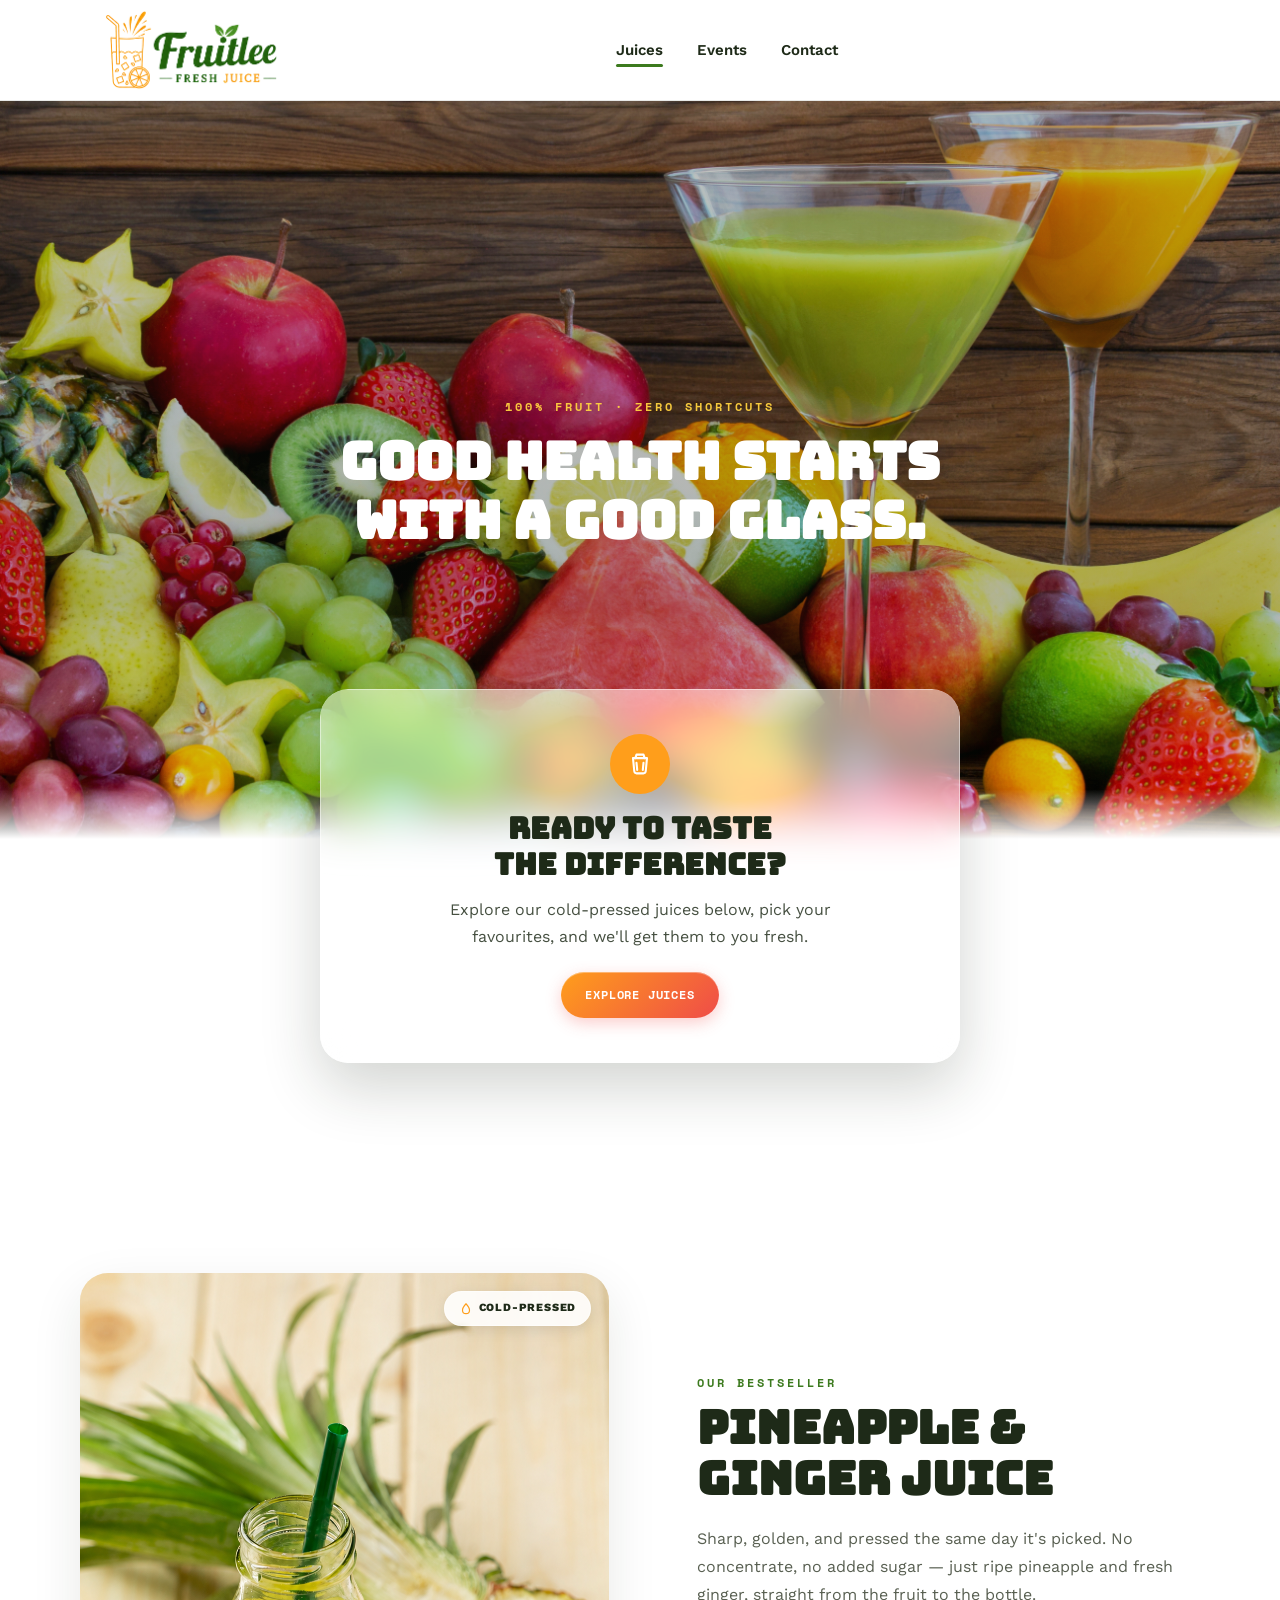
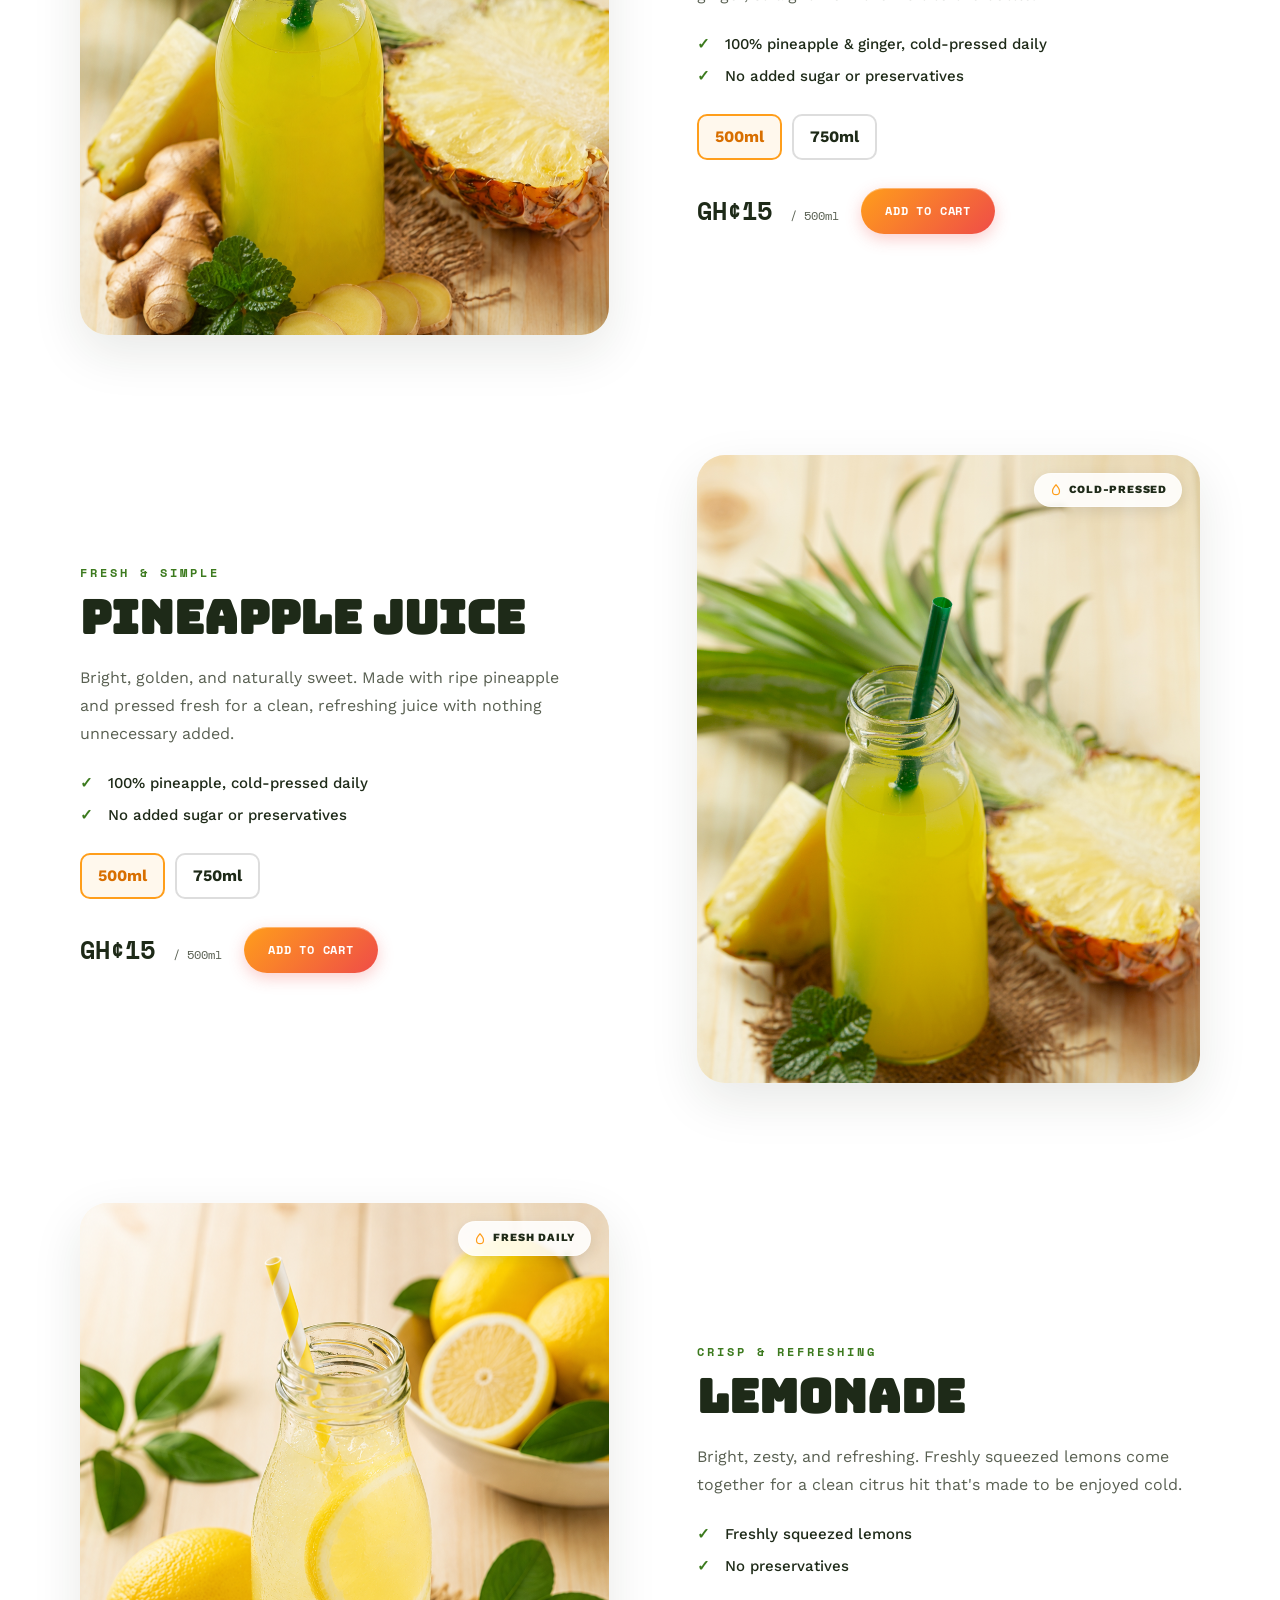
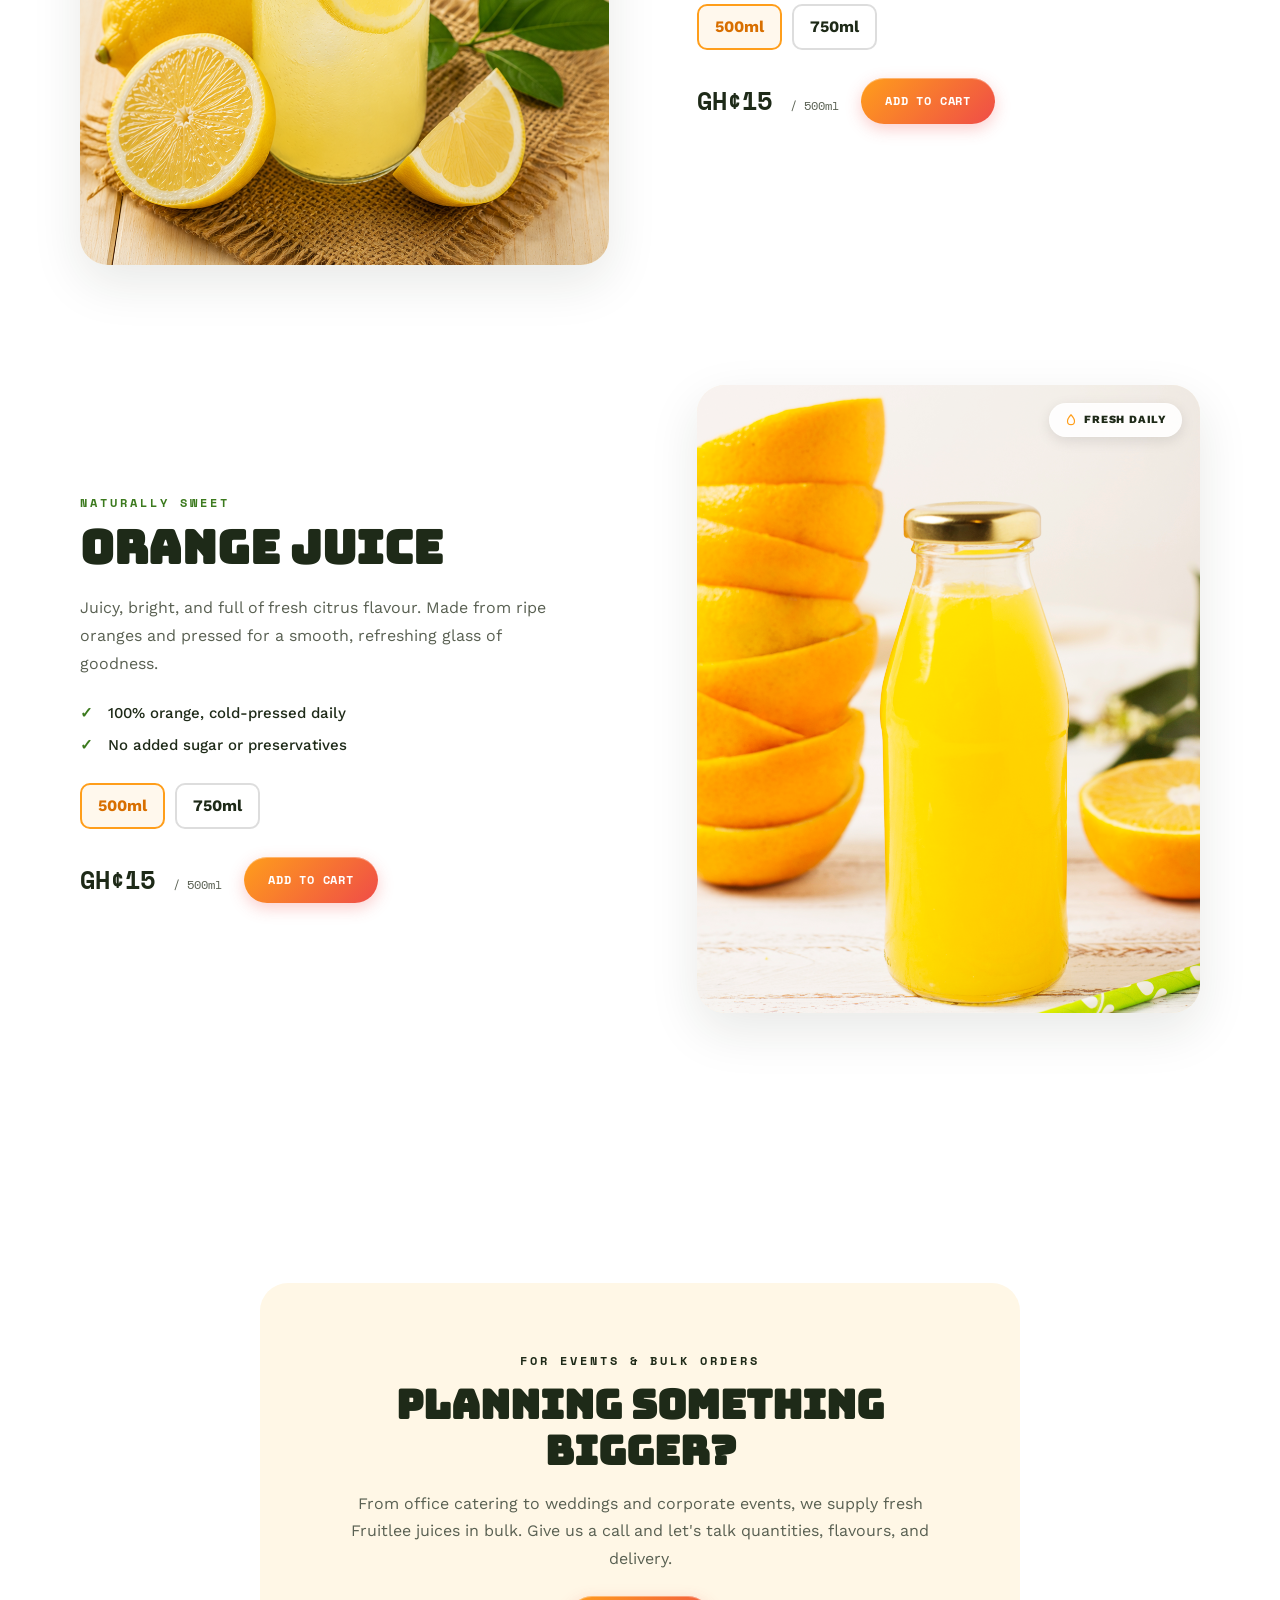
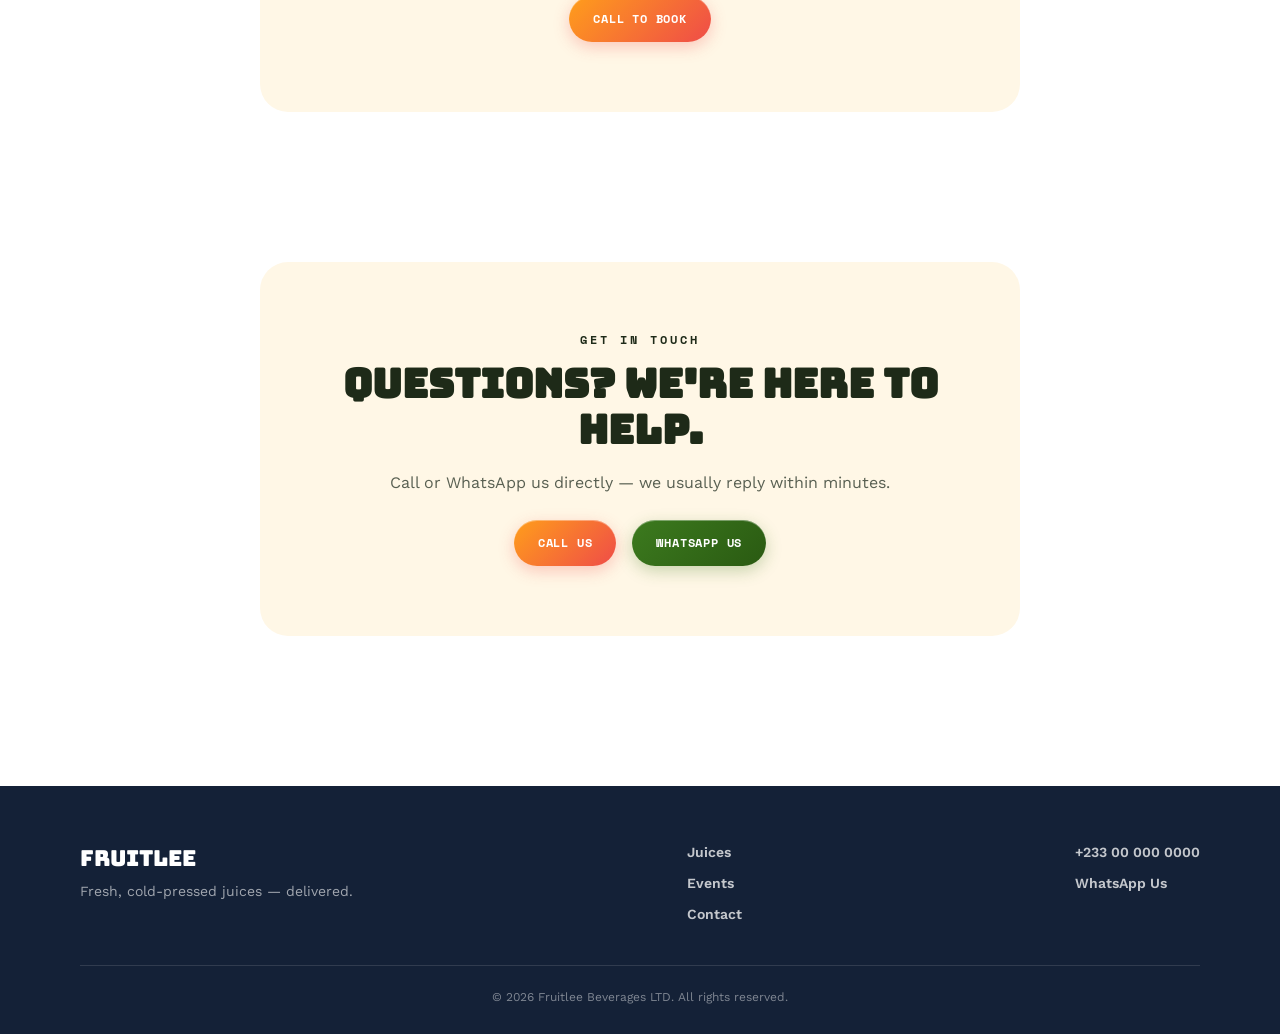
<file: index.html>
<!doctype html>
<html lang="en">
  <head>
    <meta charset="UTF-8" />
    <meta name="viewport" content="width=device-width, initial-scale=1.0" />
    <meta
      name="description"
      content="Fruitlee — fresh, cold-pressed fruit juices."
    />
    <title>Fruitlee Beverages LTD</title>

    <link rel="preconnect" href="https://fonts.googleapis.com" />
    <link rel="preconnect" href="https://fonts.gstatic.com" crossorigin />
    <link
      href="https://fonts.googleapis.com/css2?family=Bungee&family=Space+Mono:wght@400;700&family=Work+Sans:wght@400;500;600;700;800&display=swap"
      rel="stylesheet"
    />
    <link rel="stylesheet" href="css/styles.css" />
  </head>

  <body>
    <script>
      if (sessionStorage.getItem("fruitleeVisited")) {
        document.documentElement.classList.add("no-welcome");
      } else {
        sessionStorage.setItem("fruitleeVisited", "true");
      }
    </script>

    <!-- Intro -->
    <div class="welcome-overlay" id="welcomeOverlay" aria-hidden="true">
      <div class="welcome-logo-wrap">
        <img src="IMAGES/fruitlee-logo.png" alt="Fruitlee" />
      </div>
    </div>

    <!-- Header -->
    <header class="site-header" id="siteHeader">
      <nav class="nav" aria-label="Main navigation">
        <a class="logo" href="/" aria-label="Fruitlee home">
          <img
            class="logo-img"
            src="IMAGES/fruitlee-logo.png"
            alt="Fruitlee"
          />
        </a>

        <div class="nav-links" id="navLinks">
          <a href="#juices" class="current">Juices</a>
          <a href="#events">Events</a>
          <a href="#contact">Contact</a>
        </div>

        <div class="nav-right">
          <button
            class="hamburger"
            id="hamburgerBtn"
            type="button"
            aria-label="Toggle menu"
            aria-controls="navLinks"
            aria-expanded="false"
          >
            <span></span>
            <span></span>
            <span></span>
          </button>
        </div>
      </nav>
    </header>

    <main>
      <!-- Hero -->
      <section class="hero" id="juices">
        <div class="hero-inner">
          <p class="eyebrow">100% Fruit · Zero Shortcuts</p>
          <h1>Good health starts with a good glass.</h1>
          <p>
<!-- Hero paragraph-->
          </p>
        </div>
      </section>

      <div class="welcome-carousel-wrap">
        <div class="welcome-carousel-viewport">
          <div class="welcome-track" id="welcomeTrack">
            <div class="welcome-card">
              <span class="welcome-card-icon">
                <svg viewBox="0 0 24 24" fill="none" stroke="currentColor" stroke-width="1.8" stroke-linecap="round" stroke-linejoin="round" aria-hidden="true">
                  <path d="M6 7h12l-1.1 11.2a2 2 0 0 1-2 1.8H9.1a2 2 0 0 1-2-1.8L6 7Z" />
                  <path d="M8 7l1-3h6l1 3" />
                  <path d="M9 11l0.6 6" />
                  <path d="M15 11l-0.6 6" />
                </svg>
              </span>
              <h2>Ready to taste the difference?</h2>
              <p>
                Explore our cold-pressed juices below, pick your favourites,
                and we'll get them to you fresh.
              </p>
              <a href="#menu" class="btn">Explore Juices</a>
            </div>

            <div class="welcome-card">
              <span class="welcome-card-icon">
                <svg viewBox="0 0 24 24" fill="none" stroke="currentColor" stroke-width="1.8" stroke-linecap="round" stroke-linejoin="round" aria-hidden="true">
                  <circle cx="6" cy="18" r="2.2" />
                  <circle cx="18" cy="18" r="2.2" />
                  <path d="M8 18h6.5" />
                  <path d="M8 18l1.5-6h4l2 4h2.5" />
                  <path d="M9.5 12h4" />
                  <path d="M15.5 8.5h2.5" />
                </svg>
              </span>
              <h2>Delivered fresh, fast.</h2>
              <p>
                We get your juice to you in Accra &amp; Tema within hours —
                cold-pressed today, at your door before you know it.
              </p>
              <a href="#menu" class="btn">Explore Juices</a>
            </div>

            <div class="welcome-card">
              <span class="welcome-card-icon">
                <svg viewBox="0 0 24 24" fill="none" stroke="currentColor" stroke-width="1.8" stroke-linecap="round" stroke-linejoin="round" aria-hidden="true">
                  <path d="M5 13c0-5 4-9 9-9h5v5c0 5-4 9-9 9H5v-5Z" />
                  <path d="M5 18c4-4 9-6 14-13" />
                </svg>
              </span>
              <h2>Zero shortcuts, ever.</h2>
              <p>
                No concentrate, no added sugar, no preservatives — just real
                fruit, pressed fresh daily.
              </p>
              <a href="#menu" class="btn">Explore Juices</a>
            </div>
          </div>
        </div>
      </div>

      <!-- Products -->
      <section class="products" id="menu" aria-label="Our juices">
        <article class="product-section" data-product-name="Pineapple &amp; Ginger Juice" data-emoji="🍍">
          <div class="image-container">
            <span class="badge-coldpressed"><svg viewBox="0 0 24 24" fill="none" stroke="currentColor" stroke-width="2" stroke-linecap="round" stroke-linejoin="round" aria-hidden="true"><path d="M12 3s6 6.5 6 11a6 6 0 0 1-12 0c0-4.5 6-11 6-11Z"/></svg>COLD-PRESSED</span>
            <img
              src="IMAGES/Pineapple Ginger.png"
              alt="Pineapple and ginger juice"
              loading="lazy"
            />
          </div>

          <div class="feature-text">
            <p class="eyebrow">Our Bestseller</p>
            <h2>Pineapple &amp; Ginger Juice</h2>
            <p class="desc">
              Sharp, golden, and pressed the same day it's picked. No
              concentrate, no added sugar — just ripe pineapple and fresh
              ginger, straight from the fruit to the bottle.
            </p>

            <ul class="feature-list">
              <li>100% pineapple &amp; ginger, cold-pressed daily</li>
              <li>No added sugar or preservatives</li>
            </ul>

            <div
              class="variant-selector"
              role="group"
              aria-label="Pineapple and ginger size"
            >
              <button
                class="size-btn active"
                type="button"
                data-size="500ml"
                data-price="15"
                aria-pressed="true"
              >
                500ml
              </button>
              <button
                class="size-btn"
                type="button"
                data-size="750ml"
                data-price="20"
                aria-pressed="false"
              >
                750ml
              </button>
            </div>

            <div class="feature-price-row">
              <p class="feature-price">GH₵15 <span>/ 500ml</span></p>
              <button type="button" class="btn add-to-cart-btn" data-price="15">
                Add to cart
              </button>
            </div>
          </div>
        </article>

        <article class="product-section product-section--reverse" data-product-name="Pineapple Juice" data-emoji="🍍">
          <div class="image-container">
            <span class="badge-coldpressed"><svg viewBox="0 0 24 24" fill="none" stroke="currentColor" stroke-width="2" stroke-linecap="round" stroke-linejoin="round" aria-hidden="true"><path d="M12 3s6 6.5 6 11a6 6 0 0 1-12 0c0-4.5 6-11 6-11Z"/></svg>COLD-PRESSED</span>
            <img src="IMAGES/pineapple juice.jpg" alt="Fresh pineapple juice" loading="lazy" />
          </div>

          <div class="feature-text">
            <p class="eyebrow">Fresh &amp; Simple</p>
            <h2>Pineapple Juice</h2>
            <p class="desc">
              Bright, golden, and naturally sweet. Made with ripe pineapple and
              pressed fresh for a clean, refreshing juice with nothing
              unnecessary added.
            </p>

            <ul class="feature-list">
              <li>100% pineapple, cold-pressed daily</li>
              <li>No added sugar or preservatives</li>
            </ul>

            <div
              class="variant-selector"
              role="group"
              aria-label="Pineapple juice size"
            >
              <button
                class="size-btn active"
                type="button"
                data-size="500ml"
                data-price="15"
                aria-pressed="true"
              >
                500ml
              </button>
              <button
                class="size-btn"
                type="button"
                data-size="750ml"
                data-price="20"
                aria-pressed="false"
              >
                750ml
              </button>
            </div>

            <div class="feature-price-row">
              <p class="feature-price">GH₵15 <span>/ 500ml</span></p>
              <button type="button" class="btn add-to-cart-btn" data-price="15">
                Add to cart
              </button>
            </div>
          </div>
        </article>

        <article class="product-section" data-product-name="Lemonade" data-emoji="🍋">
          <div class="image-container">
            <span class="badge-coldpressed"><svg viewBox="0 0 24 24" fill="none" stroke="currentColor" stroke-width="2" stroke-linecap="round" stroke-linejoin="round" aria-hidden="true"><path d="M12 3s6 6.5 6 11a6 6 0 0 1-12 0c0-4.5 6-11 6-11Z"/></svg>FRESH DAILY</span>
            <img src="IMAGES/lemon.png" alt="Fresh lemonade" loading="lazy" />
          </div>

          <div class="feature-text">
            <p class="eyebrow">Crisp &amp; Refreshing</p>
            <h2>Lemonade</h2>
            <p class="desc">
              Bright, zesty, and refreshing. Freshly squeezed lemons come
              together for a clean citrus hit that's made to be enjoyed cold.
            </p>

            <ul class="feature-list">
              <li>Freshly squeezed lemons</li>
              <li>No preservatives</li>
            </ul>

            <div
              class="variant-selector"
              role="group"
              aria-label="Lemonade size"
            >
              <button
                class="size-btn active"
                type="button"
                data-size="500ml"
                data-price="15"
                aria-pressed="true"
              >
                500ml
              </button>
              <button
                class="size-btn"
                type="button"
                data-size="750ml"
                data-price="20"
                aria-pressed="false"
              >
                750ml
              </button>
            </div>

            <div class="feature-price-row">
              <p class="feature-price">GH₵15 <span>/ 500ml</span></p>
              <button type="button" class="btn add-to-cart-btn" data-price="15">
                Add to cart
              </button>
            </div>
          </div>
        </article>

        <article class="product-section product-section--reverse" data-product-name="Orange Juice" data-emoji="🍊">
          <div class="image-container">
            <span class="badge-coldpressed"><svg viewBox="0 0 24 24" fill="none" stroke="currentColor" stroke-width="2" stroke-linecap="round" stroke-linejoin="round" aria-hidden="true"><path d="M12 3s6 6.5 6 11a6 6 0 0 1-12 0c0-4.5 6-11 6-11Z"/></svg>FRESH DAILY</span>
            <img src="IMAGES/orange juice.jpg" alt="Fresh orange juice" loading="lazy" />
          </div>

          <div class="feature-text">
            <p class="eyebrow">Naturally Sweet</p>
            <h2>Orange Juice</h2>
            <p class="desc">
              Juicy, bright, and full of fresh citrus flavour. Made from ripe
              oranges and pressed for a smooth, refreshing glass of goodness.
            </p>

            <ul class="feature-list">
              <li>100% orange, cold-pressed daily</li>
              <li>No added sugar or preservatives</li>
            </ul>

            <div
              class="variant-selector"
              role="group"
              aria-label="Orange juice size"
            >
              <button
                class="size-btn active"
                type="button"
                data-size="500ml"
                data-price="15"
                aria-pressed="true"
              >
                500ml
              </button>
              <button
                class="size-btn"
                type="button"
                data-size="750ml"
                data-price="20"
                aria-pressed="false"
              >
                750ml
              </button>
            </div>

            <div class="feature-price-row">
              <p class="feature-price">GH₵15 <span>/ 500ml</span></p>
              <button type="button" class="btn add-to-cart-btn" data-price="15">
                Add to cart
              </button>
            </div>
          </div>
        </article>
      </section>

      <section class="simple-section" id="events">
        <p class="eyebrow">For Events &amp; Bulk Orders</p>
        <h2>Planning something bigger?</h2>
        <p>
          From office catering to weddings and corporate events, we supply
          fresh Fruitlee juices in bulk. Give us a call and let's talk
          quantities, flavours, and delivery.
        </p>
        <a href="tel:+233000000000" class="btn">Call to Book</a>
      </section>


      <section class="simple-section" id="contact">
        <p class="eyebrow">Get in Touch</p>
        <h2>Questions? We're here to help.</h2>
        <p>Call or WhatsApp us directly — we usually reply within minutes.</p>
        <div class="contact-actions">
          <button type="button" class="btn" id="callUsBtn">Call Us</button>
          <a href="https://wa.me/233000000000" class="btn btn-whatsapp">WhatsApp Us</a>
        </div>
      </section>
    </main>

    <footer class="site-footer">
      <div class="footer-inner">
        <div class="footer-brand">
          <p class="footer-logo">Fruitlee</p>
          <p class="footer-tagline">Fresh, cold-pressed juices — delivered.</p>
        </div>

        <nav class="footer-links" aria-label="Footer navigation">
          <a href="#juices">Juices</a>
          <a href="#events">Events</a>
          <a href="#contact">Contact</a>
        </nav>

        <div class="footer-contact">
          <a href="tel:+233000000000">+233 00 000 0000</a>
          <a href="https://wa.me/233000000000">WhatsApp Us</a>
        </div>
      </div>

      <p class="footer-bottom">© 2026 Fruitlee Beverages LTD. All rights reserved.</p>
    </footer>

    <div class="call-modal-overlay" id="callModalOverlay">
      <div class="call-modal" role="dialog" aria-modal="true" aria-labelledby="callModalTitle">
        <button type="button" class="call-modal-close" id="callModalClose" aria-label="Close">×</button>
        <span class="call-modal-icon">
          <svg viewBox="0 0 24 24" fill="none" stroke="currentColor" stroke-width="1.8" stroke-linecap="round" stroke-linejoin="round" aria-hidden="true">
            <path d="M6.5 4h2.7l1.4 4.2-1.9 1.6a11.5 11.5 0 0 0 5.5 5.5l1.6-1.9 4.2 1.4v2.7c0 1.1-.9 2-2 2C10.5 19.5 4.5 13.5 4.5 6c0-1.1.9-2 2-2Z" />
          </svg>
        </span>
        <h3 id="callModalTitle">Give us a call</h3>
        <p class="call-modal-number">+233 00 000 0000</p>
        <div class="call-modal-actions">
          <a href="tel:+233000000000" class="btn">Call Now</a>
          <button type="button" class="btn-secondary" id="copyNumberBtn">Copy Number</button>
        </div>
      </div>
    </div>

    <!-- Floating cart / checkpoint button -->
    <a href="checkpoint.html" class="cart-float-btn" id="cartFloatBtn" aria-label="Proceed to checkpoint">
      <span class="cart-float-label">View cart</span>
      <span class="cart-float-count" id="cartFloatCount">0</span>
    </a>

    <!-- Floating back-to-top button -->
    <button type="button" class="back-to-top-btn" id="backToTopBtn" aria-label="Scroll to top">
      <svg viewBox="0 0 24 24" fill="none" stroke="currentColor" stroke-width="2.2" stroke-linecap="round" stroke-linejoin="round" aria-hidden="true">
        <path d="M12 19V5" />
        <path d="M6 11l6-6 6 6" />
      </svg>
    </button>

    <script>
      (() => {
        const overlay = document.getElementById("welcomeOverlay");
        const hamburgerBtn = document.getElementById("hamburgerBtn");
        const navLinks = document.getElementById("navLinks");

        // Remove the intro overlay after its exit animation.
        overlay?.addEventListener("animationend", (event) => {
          if (event.animationName === "welcomeOverlayOut") {
            overlay.remove();
          }
        });

        // Mobile navigation.
        hamburgerBtn?.addEventListener("click", () => {
          const isOpen = navLinks.classList.toggle("open");
          hamburgerBtn.classList.toggle("open", isOpen);
          hamburgerBtn.setAttribute("aria-expanded", String(isOpen));
        });

        navLinks?.querySelectorAll("a").forEach((link) => {
          link.addEventListener("click", () => {
            navLinks.classList.remove("open");
            hamburgerBtn.classList.remove("open");
            hamburgerBtn.setAttribute("aria-expanded", "false");
          });
        });

        // Size selectors work independently for each product.
        document.querySelectorAll(".product-section").forEach((product) => {
          const buttons = product.querySelectorAll(".size-btn");
          const priceDisplay = product.querySelector(".feature-price");
          const addToCartBtn = product.querySelector(".add-to-cart-btn");

          buttons.forEach((button) => {
            button.addEventListener("click", () => {
              buttons.forEach((item) => {
                item.classList.remove("active");
                item.setAttribute("aria-pressed", "false");
              });

              button.classList.add("active");
              button.setAttribute("aria-pressed", "true");

              const size = button.dataset.size;
              const price = button.dataset.price;

              priceDisplay.innerHTML = `GH₵${price} <span>/ ${size}</span>`;
              addToCartBtn.dataset.price = price;
            });
          });
        });

        // ---- Cart (add to cart -> checkpoint) ----
        const CART_KEY = "fruitleeCart";

        const readCart = () => {
          try {
            return JSON.parse(localStorage.getItem(CART_KEY)) || [];
          } catch {
            return [];
          }
        };

        const writeCart = (cart) => {
          localStorage.setItem(CART_KEY, JSON.stringify(cart));
        };

        const cartCount = (cart) =>
          cart.reduce((sum, item) => sum + item.qty, 0);

        const cartFloatBtn = document.getElementById("cartFloatBtn");
        const cartFloatCount = document.getElementById("cartFloatCount");

        const refreshCartUI = () => {
          const cart = readCart();
          const count = cartCount(cart);
          cartFloatCount.textContent = String(count);
          cartFloatBtn.classList.toggle("visible", count > 0);
        };

        document.querySelectorAll(".add-to-cart-btn").forEach((btn) => {
          btn.addEventListener("click", () => {
            const productSection = btn.closest(".product-section");
            const productName = productSection.dataset.productName;
            const activeSizeBtn = productSection.querySelector(".size-btn.active");
            const size = activeSizeBtn ? activeSizeBtn.dataset.size : "500ml";
            const price = Number(btn.dataset.price);
            const image = productSection.querySelector(".image-container img").getAttribute("src");
            const emoji = productSection.dataset.emoji || "🥤";

            const cart = readCart();
            const existing = cart.find(
              (item) => item.product === productName && item.size === size
            );

            if (existing) {
              existing.qty += 1;
            } else {
              cart.push({ product: productName, size, price, qty: 1, image, emoji });
            }

            writeCart(cart);
            refreshCartUI();

            const originalText = btn.textContent;
            btn.textContent = "Added ✓";
            btn.disabled = true;
            setTimeout(() => {
              btn.textContent = originalText;
              btn.disabled = false;
            }, 900);
          });
        });

        // ---- Welcome card carousel ----
        const welcomeTrack = document.getElementById("welcomeTrack");
        const welcomeSlides = welcomeTrack
          ? welcomeTrack.querySelectorAll(".welcome-card")
          : [];
        const prefersReducedMotion = window.matchMedia(
          "(prefers-reduced-motion: reduce)"
        ).matches;
        let currentSlide = 0;
        const totalSlides = welcomeSlides.length;

        const goToSlide = (index) => {
          currentSlide = index;
          welcomeTrack.style.transform = `translateX(-${index * 100}%)`;
        };

        if (welcomeTrack && totalSlides > 0 && !prefersReducedMotion) {
          setInterval(() => {
            goToSlide((currentSlide + 1) % totalSlides);
          }, 5000);
        }

        // ---- Back to top ----
        const backToTopBtn = document.getElementById("backToTopBtn");

        const toggleBackToTop = () => {
          backToTopBtn.classList.toggle("visible", window.scrollY > 500);
        };

        window.addEventListener("scroll", toggleBackToTop, { passive: true });
        toggleBackToTop();

        backToTopBtn?.addEventListener("click", () => {
          window.scrollTo({ top: 0, behavior: "smooth" });
        });

        // ---- Call Us popup ----
        const callModalOverlay = document.getElementById("callModalOverlay");
        const callUsBtn = document.getElementById("callUsBtn");
        const callModalClose = document.getElementById("callModalClose");
        const copyNumberBtn = document.getElementById("copyNumberBtn");
        const phoneNumber = "+233 00 000 0000";

        const openCallModal = () => {
          callModalOverlay.classList.add("open");
        };

        const closeCallModal = () => {
          callModalOverlay.classList.remove("open");
        };

        callUsBtn?.addEventListener("click", openCallModal);
        callModalClose?.addEventListener("click", closeCallModal);

        callModalOverlay?.addEventListener("click", (event) => {
          if (event.target === callModalOverlay) closeCallModal();
        });

        document.addEventListener("keydown", (event) => {
          if (event.key === "Escape") closeCallModal();
        });

        copyNumberBtn?.addEventListener("click", async () => {
          try {
            await navigator.clipboard.writeText(phoneNumber);
          } catch {
            // Clipboard API unavailable — the number is already visible to copy manually.
          }
          const originalText = copyNumberBtn.textContent;
          copyNumberBtn.textContent = "Copied ✓";
          setTimeout(() => {
            copyNumberBtn.textContent = originalText;
          }, 1500);
        });
      })();
    </script>
  </body>
</html>
</file>
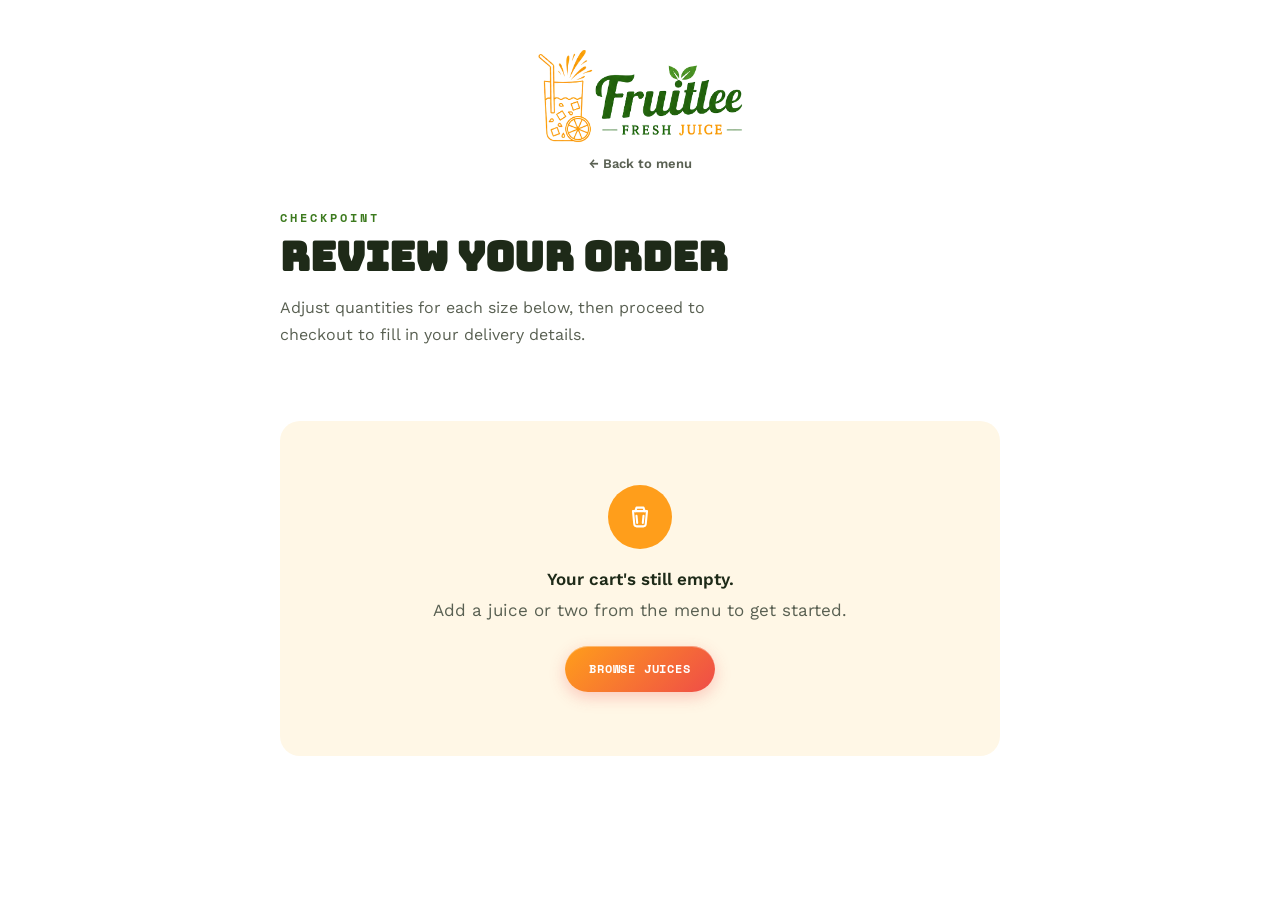
<file: checkpoint.html>
<!doctype html>
<html lang="en">
  <head>
    <meta charset="UTF-8" />
    <meta name="viewport" content="width=device-width, initial-scale=1.0" />
    <title>Checkpoint — Fruitlee Beverages LTD</title>
    <link rel="preconnect" href="https://fonts.googleapis.com" />
    <link rel="preconnect" href="https://fonts.gstatic.com" crossorigin />
    <link
      href="https://fonts.googleapis.com/css2?family=Bungee&family=Space+Mono:wght@400;700&family=Work+Sans:wght@400;500;600;700;800&display=swap"
      rel="stylesheet"
    />
    <link rel="stylesheet" href="css/styles.css" />
  </head>

  <body>
    <div class="checkpoint-topbar">
      <a href="index.html" aria-label="Fruitlee home">
        <img class="checkpoint-logo" src="IMAGES/fruitlee-logo.png" alt="Fruitlee" />
      </a>
      <a href="index.html#juices" class="checkpoint-back-link">← Back to menu</a>
    </div>

    <main>
      <div class="checkpoint-wrap">
        <p class="eyebrow" style="color: var(--leaf)">Checkpoint</p>
        <h1>Review your order</h1>
        <p class="checkpoint-note">
          Adjust quantities for each size below, then proceed to checkout to
          fill in your delivery details.
        </p>

        <div id="checkpointList" class="checkpoint-list"></div>

        <div id="checkpointEmpty" class="checkpoint-empty" style="display: none">
          <span class="checkpoint-empty-icon">
            <svg viewBox="0 0 24 24" fill="none" stroke="currentColor" stroke-width="1.8" stroke-linecap="round" stroke-linejoin="round" aria-hidden="true">
              <path d="M6 7h12l-1.1 11.2a2 2 0 0 1-2 1.8H9.1a2 2 0 0 1-2-1.8L6 7Z" />
              <path d="M8 7l1-3h6l1 3" />
              <path d="M9 11l0.6 6" />
              <path d="M15 11l-0.6 6" />
            </svg>
          </span>
          <p>Your cart's still empty.</p>
          <p class="checkpoint-empty-sub">Add a juice or two from the menu to get started.</p>
          <a href="index.html#juices" class="btn">Browse Juices</a>
        </div>

        <div id="checkpointSummary" class="checkpoint-summary" style="display: none">
          <div class="checkpoint-summary-row">
            <span>Subtotal</span>
            <span id="checkpointSubtotal">GH₵0</span>
          </div>
          <p class="checkpoint-summary-note">Delivery fee is calculated and paid separately at checkout.</p>
        </div>

        <div id="checkpointActions" class="checkpoint-actions" style="display: none">
          <a href="index.html#juices" class="btn-secondary">Add more juices</a>
          <a href="checkout.html" class="btn">Proceed to Checkout</a>
        </div>
      </div>
    </main>

    <script>
      (() => {
        const CART_KEY = "fruitleeCart";

        const readCart = () => {
          try {
            return JSON.parse(localStorage.getItem(CART_KEY)) || [];
          } catch {
            return [];
          }
        };

        const writeCart = (cart) => {
          localStorage.setItem(CART_KEY, JSON.stringify(cart));
        };

        const list = document.getElementById("checkpointList");
        const empty = document.getElementById("checkpointEmpty");
        const summary = document.getElementById("checkpointSummary");
        const actions = document.getElementById("checkpointActions");
        const subtotalEl = document.getElementById("checkpointSubtotal");

        const render = () => {
          const cart = readCart();
          list.innerHTML = "";

          if (cart.length === 0) {
            empty.style.display = "block";
            summary.style.display = "none";
            actions.style.display = "none";
            return;
          }

          empty.style.display = "none";
          summary.style.display = "block";
          actions.style.display = "flex";

          let subtotal = 0;

          cart.forEach((item, index) => {
            subtotal += item.price * item.qty;

            const row = document.createElement("div");
            row.className = "checkpoint-item";
            row.innerHTML = `
              <button type="button" class="remove-item-btn" data-index="${index}" aria-label="Remove ${item.product}">×</button>
              <div class="checkpoint-item-media">
                ${item.image ? `<img src="${item.image}" alt="${item.product}" onerror="this.remove()" />` : ""}
                <span class="checkpoint-item-emoji">
                  <svg viewBox="0 0 24 24" fill="none" stroke="currentColor" stroke-width="2" stroke-linecap="round" stroke-linejoin="round" aria-hidden="true">
                    <path d="M6 7h12l-1.1 11.2a2 2 0 0 1-2 1.8H9.1a2 2 0 0 1-2-1.8L6 7Z" />
                    <path d="M8 7l1-3h6l1 3" />
                  </svg>
                </span>
              </div>
              <div class="checkpoint-item-info">
                <strong>${item.product}</strong>
                <span class="checkpoint-size-chip">${item.size}</span>
                <span class="checkpoint-unit-price">GH₵${item.price} each</span>
              </div>
              <div class="checkpoint-qty">
                <button type="button" class="qty-btn" data-action="decrease" data-index="${index}" aria-label="Decrease quantity">−</button>
                <span class="qty-value">${item.qty}</span>
                <button type="button" class="qty-btn" data-action="increase" data-index="${index}" aria-label="Increase quantity">+</button>
              </div>
              <div class="checkpoint-item-price">GH₵${item.price * item.qty}</div>
            `;
            list.appendChild(row);
          });

          subtotalEl.textContent = `GH₵${subtotal}`;
        };

        list.addEventListener("click", (event) => {
          const target = event.target;
          const index = Number(target.dataset.index);

          if (Number.isNaN(index)) return;

          const cart = readCart();

          if (target.dataset.action === "increase") {
            cart[index].qty += 1;
          } else if (target.dataset.action === "decrease") {
            cart[index].qty -= 1;
            if (cart[index].qty <= 0) {
              cart.splice(index, 1);
            }
          } else if (target.classList.contains("remove-item-btn")) {
            cart.splice(index, 1);
          } else {
            return;
          }

          writeCart(cart);
          render();
        });

        render();
      })();
    </script>
  </body>
</html>
</file>
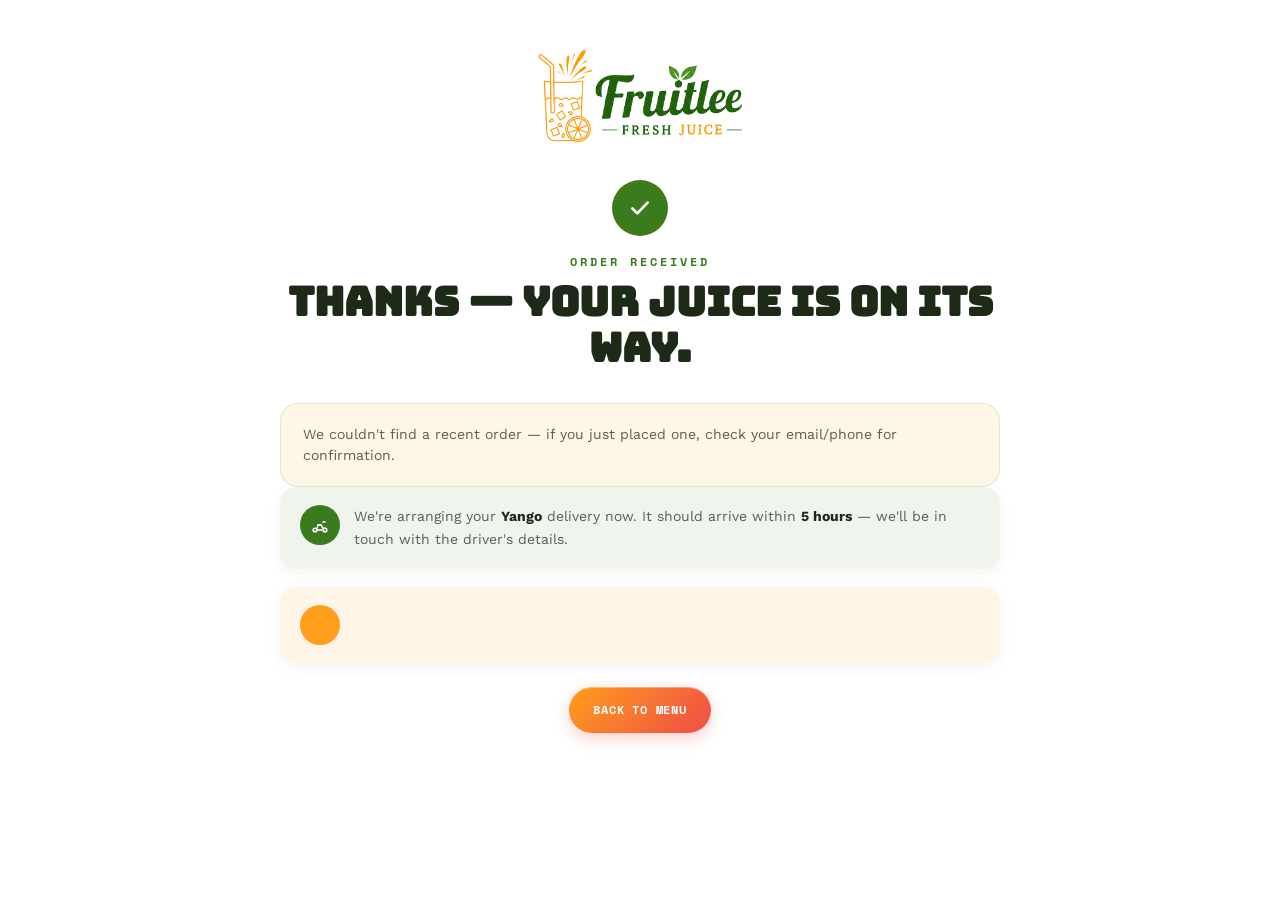
<file: confirmation.html>
<!doctype html>
<html lang="en">
  <head>
    <meta charset="UTF-8" />
    <meta name="viewport" content="width=device-width, initial-scale=1.0" />
    <title>Order Confirmed — Fruitlee Beverages LTD</title>
    <link rel="preconnect" href="https://fonts.googleapis.com" />
    <link rel="preconnect" href="https://fonts.gstatic.com" crossorigin />
    <link
      href="https://fonts.googleapis.com/css2?family=Bungee&family=Space+Mono:wght@400;700&family=Work+Sans:wght@400;500;600;700;800&display=swap"
      rel="stylesheet"
    />
    <link rel="stylesheet" href="css/styles.css" />
  </head>

  <body>
    <div class="checkpoint-topbar">
      <a href="index.html" aria-label="Fruitlee home">
        <img class="checkpoint-logo" src="IMAGES/fruitlee-logo.png" alt="Fruitlee" />
      </a>
    </div>

    <main>
      <div class="checkpoint-wrap confirmation-wrap">
        <span class="confirmation-icon">
          <svg viewBox="0 0 24 24" fill="none" stroke="currentColor" stroke-width="2.5" stroke-linecap="round" stroke-linejoin="round" aria-hidden="true">
            <path d="M5 12.5l4.5 4.5L19 7" />
          </svg>
        </span>
        <p class="eyebrow" style="color: var(--leaf)">Order received</p>
        <h1>Thanks — your juice is on its way.</h1>
        <p id="confirmationSub" class="checkpoint-note"></p>

        <div id="confirmationSummary" class="order-summary"></div>

        <div class="notice-card notice-delivery">
          <span class="notice-icon">
            <svg viewBox="0 0 24 24" fill="none" stroke="currentColor" stroke-width="1.8" stroke-linecap="round" stroke-linejoin="round" aria-hidden="true">
              <circle cx="6" cy="18" r="2.2" />
              <circle cx="18" cy="18" r="2.2" />
              <path d="M8 18h6.5" />
              <path d="M8 18l1.5-6h4l2 4h2.5" />
              <path d="M9.5 12h4" />
              <path d="M15.5 8.5h2.5" />
            </svg>
          </span>
          <p>
            We're arranging your <strong>Yango</strong> delivery now. It
            should arrive within <strong>5 hours</strong> — we'll be in
            touch with the driver's details.
          </p>
        </div>

        <div class="notice-card notice-payment" id="paymentNotice">
          <span class="notice-icon" id="paymentNoticeIcon"></span>
          <p id="paymentNoticeText"></p>
        </div>

        <div class="checkpoint-actions">
          <a href="index.html#juices" class="btn">Back to Menu</a>
        </div>
      </div>
    </main>

    <script>
      (() => {
        let order = null;
        try {
          order = JSON.parse(localStorage.getItem("fruitleeLastOrder"));
        } catch {
          order = null;
        }

        const sub = document.getElementById("confirmationSub");
        const summaryEl = document.getElementById("confirmationSummary");

        if (!order) {
          sub.textContent = "";
          summaryEl.innerHTML = `
            <div class="order-summary-empty">
              We couldn't find a recent order — if you just placed one, check your email/phone for confirmation.
            </div>
          `;
          return;
        }

        sub.textContent = `We've got your order, ${order.customer.name}. Here's what you ordered:`;

        const rows = order.items
          .map(
            (item) => `
              <div class="order-summary-row">
                <span>${item.qty}× ${item.product} <em>(${item.size})</em></span>
                <span>GH₵${item.price * item.qty}</span>
              </div>
            `
          )
          .join("");

        summaryEl.innerHTML = `
          ${rows}
          <div class="order-summary-row order-summary-total">
            <span>Subtotal</span>
            <span>GH₵${order.subtotal}</span>
          </div>
        `;

        // ---- Payment-method-aware notice ----
        const paymentNoticeIcon = document.getElementById("paymentNoticeIcon");
        const paymentNoticeText = document.getElementById("paymentNoticeText");

        const momoIcon = `<svg viewBox="0 0 24 24" fill="none" stroke="currentColor" stroke-width="1.8" stroke-linecap="round" stroke-linejoin="round" aria-hidden="true"><rect x="7" y="2.5" width="10" height="19" rx="2" /><path d="M10.5 18.5h3" /></svg>`;
        const phoneIcon = `<svg viewBox="0 0 24 24" fill="none" stroke="currentColor" stroke-width="1.8" stroke-linecap="round" stroke-linejoin="round" aria-hidden="true"><path d="M6.5 4h2.7l1.4 4.2-1.9 1.6a11.5 11.5 0 0 0 5.5 5.5l1.6-1.9 4.2 1.4v2.7c0 1.1-.9 2-2 2C10.5 19.5 4.5 13.5 4.5 6c0-1.1.9-2 2-2Z" /></svg>`;

        if (order.paymentMethod === "momo") {
          paymentNoticeIcon.innerHTML = momoIcon;
          paymentNoticeText.innerHTML = `
            We've noted your <strong>Mobile Money</strong> payment of
            GH₵${order.subtotal}. If it hasn't gone through yet, please send
            it to the number we showed you at checkout — we'll confirm
            receipt shortly. The <strong>Yango</strong> delivery fee is
            still paid to the driver on arrival.
          `;
        } else {
          paymentNoticeIcon.innerHTML = phoneIcon;
          paymentNoticeText.innerHTML = `
            Please expect a <strong>call from us within the next 30
            minutes</strong> to confirm your order. Have the juice cost ready
            for <strong>Fruitlee</strong> and the delivery fee ready for the
            <strong>Yango driver</strong> — cash or Mobile Money, paid
            separately on arrival.
          `;
        }
      })();
    </script>
  </body>
</html>
</file>
<file: css/styles.css>
:root {
  --paper: #fff7e6;
  --ink: #1e2a18;
  --mango: #ff9e1b;
  --pineapple: #ffd23f;
  --watermelon: #ef4c48;
  --leaf: #3c7a1e;
  --cream: #fffdf7;
  --muted: #596052;
  --border: rgba(30, 42, 24, 0.1);
  --shadow: 0 18px 50px rgba(30, 42, 24, 0.1);
  --radius: 28px;
  --content-width: 1120px;
}

* {
  box-sizing: border-box;
  margin: 0;
  padding: 0;
}

html {
  scroll-behavior: smooth;
}

body {
  min-width: 320px;
  font-family: "Work Sans", sans-serif;
  background: #fff;
  color: var(--ink);
  line-height: 1.5;
}

body,
button {
  -webkit-font-smoothing: antialiased;
}

img {
  max-width: 100%;
}

a {
  color: inherit;
  text-decoration: none;
}

button {
  font: inherit;
}

:focus-visible {
  outline: 3px solid var(--mango);
  outline-offset: 4px;
}

/* ---------- Header ---------- */

.site-header {
  position: relative;
  z-index: 50;
  background: rgba(255, 255, 255, 0.9);
  backdrop-filter: blur(20px) saturate(180%);
  -webkit-backdrop-filter: blur(20px) saturate(180%);
  border-bottom: 1px solid var(--border);
  box-shadow: 0 6px 30px rgba(30, 42, 24, 0.1);
}

.nav {
  position: relative;
  display: flex;
  align-items: center;
  justify-content: space-between;
  width: min(100%, var(--content-width));
  min-height: 84px;
  margin: 0 auto;
  padding: 10px 24px;
}

.logo {
  display: flex;
  align-items: center;
  flex-shrink: 0;
}

.logo-img {
  display: block;
  width: auto;
  height: clamp(52px, 9vw, 80px);
}

.nav-links {
  display: flex;
  align-items: center;
  gap: 34px;
  font-size: 15px;
  font-weight: 600;
}

.nav-links a {
  position: relative;
  padding: 8px 0;
}

.nav-links a::after {
  content: "";
  position: absolute;
  right: 0;
  bottom: 2px;
  left: 0;
  width: 0;
  height: 3px;
  margin: auto;
  background: var(--mango);
  border-radius: 99px;
  transition: width 0.2s ease;
}

.nav-links a:hover::after,
.nav-links a.current::after {
  width: 100%;
}

.nav-links a.current::after {
  background: var(--leaf);
}

.nav-right {
  display: flex;
  align-items: center;
  gap: 16px;
}

/* ---------- Buttons ---------- */

.btn {
  display: inline-flex;
  align-items: center;
  justify-content: center;
  min-height: 46px;
  padding: 12px 24px;
  border: 0;
  border-radius: 999px;
  background: linear-gradient(135deg, var(--mango), var(--watermelon));
  color: #fff;
  font-family: "Space Mono", monospace;
  font-size: 12px;
  font-weight: 700;
  letter-spacing: 0.8px;
  text-transform: uppercase;
  box-shadow:
    0 5px 16px rgba(239, 76, 72, 0.28),
    inset 0 1px 0 rgba(255, 255, 255, 0.35);
  cursor: pointer;
  transition:
    transform 0.18s ease,
    box-shadow 0.18s ease,
    filter 0.18s ease;
}

.btn:hover {
  transform: translateY(-2px);
  box-shadow:
    0 9px 24px rgba(239, 76, 72, 0.35),
    inset 0 1px 0 rgba(255, 255, 255, 0.4);
  filter: brightness(1.04);
}

.btn:active {
  transform: scale(0.96);
  box-shadow:
    0 2px 8px rgba(239, 76, 72, 0.28),
    inset 0 1px 0 rgba(255, 255, 255, 0.3);
  filter: brightness(0.98);
}

.btn:disabled {
  cursor: default;
  opacity: 0.75;
  transform: none;
}

/* ---------- Hamburger ---------- */

.hamburger {
  display: none;
  width: 42px;
  height: 42px;
  align-items: center;
  justify-content: center;
  flex-direction: column;
  gap: 5px;
  padding: 6px;
  border: 0;
  background: transparent;
  cursor: pointer;
}

.hamburger span {
  width: 25px;
  height: 3px;
  background: var(--ink);
  border-radius: 99px;
  transition:
    transform 0.25s ease,
    opacity 0.25s ease;
}

.hamburger.open span:nth-child(1) {
  transform: translateY(8px) rotate(45deg);
}

.hamburger.open span:nth-child(2) {
  opacity: 0;
}

.hamburger.open span:nth-child(3) {
  transform: translateY(-8px) rotate(-45deg);
}

/* ---------- Hero ---------- */

.hero {
  position: relative;
  min-height: 82vh;
  display: grid;
  place-items: center;
  overflow: hidden;
  text-align: center;

  background:
    linear-gradient(
      180deg,
      rgba(15, 20, 12, 0.25) 0%,
      rgba(15, 20, 12, 0.3) 45%,
      rgba(15, 20, 12, 0.32) 68%,
      rgba(15, 20, 12, 0.1) 100%
    ),
    url("../IMAGES/Hero-Header-Wall.jpg") center center / cover no-repeat;
}

.hero-inner {
  position: relative;
  z-index: 2;

  width: min(720px, 100%);
  padding: 120px 24px 90px;

  color: #fff;

  opacity: 1;
  transform: translateY(0);
}

.hero::after {
  content: "";
  position: absolute;
  inset: auto 0 0;
  height: 110px;
  background: linear-gradient(
    to bottom,
    transparent 0%,
    transparent 55%,
    #fff 100%
  );
  pointer-events: none;
}

.eyebrow {
  font-family: "Space Mono", monospace;
  font-size: 12px;
  font-weight: 700;
  letter-spacing: 3px;
  line-height: 1.4;
  text-transform: uppercase;
}

.hero .eyebrow {
  color: var(--pineapple);
  opacity: 0.95;
}

.hero h1 {
  margin-top: 16px;
  font-family: "Bungee", sans-serif;
  font-size: clamp(32px, 5vw, 52px);
  line-height: 1.15;
  text-wrap: balance;
}

.hero p:not(.eyebrow) {
  max-width: 660px;
  margin: 20px auto 0;
  font-size: 17px;
  line-height: 1.7;
  opacity: 0.94;
}

/* ---------- Products ---------- */

.products {
  overflow: hidden;
}

.product-section {
  display: grid;
  grid-template-columns: minmax(0, 1fr) minmax(0, 0.95fr);
  align-items: center;
  gap: clamp(48px, 7vw, 88px);
  width: min(calc(100% - 48px), var(--content-width));
  margin: 120px auto;
}

.product-section--reverse .image-container {
  order: 2;
}

.product-section--reverse .feature-text {
  order: 1;
}

.image-container {
  position: relative;
  width: 100%;
  aspect-ratio: 4 / 5;
  overflow: hidden;
  border-radius: var(--radius);
  background: var(--paper);
  box-shadow: var(--shadow);
}

.image-container img {
  display: block;
  width: 100%;
  height: 100%;
  object-fit: cover;
  object-position: center;
  transition: transform 0.5s ease;
}

.image-container:hover img {
  transform: scale(1.025);
}

.badge-coldpressed {
  position: absolute;
  top: 18px;
  right: 18px;
  z-index: 1;
  display: inline-flex;
  align-items: center;
  gap: 6px;
  padding: 8px 14px;
  border: 1px solid rgba(255, 255, 255, 0.5);
  border-radius: 999px;
  background: rgba(255, 255, 255, 0.88);
  color: var(--ink);
  font-size: 11px;
  font-weight: 800;
  letter-spacing: 0.8px;
  box-shadow: 0 4px 14px rgba(0, 0, 0, 0.1);
}

.badge-coldpressed svg {
  width: 14px;
  height: 14px;
  flex-shrink: 0;
  color: var(--mango);
}

.feature-text {
  width: min(100%, 500px);
}

.feature-text .eyebrow {
  margin-bottom: 10px;
  color: var(--leaf);
}

.feature-text h2 {
  font-family: "Bungee", sans-serif;
  font-size: clamp(30px, 4vw, 46px);
  line-height: 1.12;
  text-wrap: balance;
}

.feature-text .desc {
  max-width: 500px;
  margin-top: 20px;
  color: var(--muted);
  font-size: 16px;
  line-height: 1.75;
}

.feature-list {
  display: grid;
  gap: 10px;
  margin-top: 24px;
  list-style: none;
}

.feature-list li {
  position: relative;
  padding-left: 28px;
  font-size: 15px;
  font-weight: 500;
}

.feature-list li::before {
  content: "✓";
  position: absolute;
  top: 0;
  left: 0;
  color: var(--leaf);
  font-weight: 800;
}

.variant-selector {
  display: flex;
  gap: 10px;
  margin-top: 26px;
}

.size-btn {
  display: inline-flex;
  align-items: center;
  justify-content: center;
  min-width: 82px;
  min-height: 44px;
  padding: 9px 16px;
  border: 2px solid #ddd;
  border-radius: 10px;
  background: #fff;
  color: var(--ink);
  font-weight: 700;
  cursor: pointer;
  transition:
    border-color 0.2s ease,
    color 0.2s ease,
    background 0.2s ease,
    transform 0.2s ease;
}

.size-btn:hover {
  transform: translateY(-1px);
  border-color: var(--mango);
}

.size-btn:active {
  transform: scale(0.95);
}

.size-btn.active {
  border-color: var(--mango);
  background: #fff8ed;
  color: #d86f00;
}

.feature-price-row {
  display: flex;
  align-items: center;
  gap: 22px;
  margin-top: 28px;
}

.feature-price {
  font-family: "Space Mono", monospace;
  font-size: 25px;
  font-weight: 700;
  white-space: nowrap;
}

.feature-price span {
  margin-left: 3px;
  color: var(--muted);
  font-size: 12px;
  font-weight: 400;
}

/* ---------- Welcome card carousel (glassmorphism) ---------- */

.welcome-carousel-wrap {
  position: relative;
  z-index: 5;
  width: min(calc(100% - 48px), 640px);
  margin: -150px auto 90px;
}

.welcome-carousel-viewport {
  overflow: hidden;
  border-radius: var(--radius);
  box-shadow: 0 24px 60px rgba(30, 42, 24, 0.2);
}

.welcome-track {
  display: flex;
  transition: transform 0.6s ease;
}

.welcome-card {
  flex: 0 0 100%;
  box-sizing: border-box;
  padding: 44px 40px;
  background: rgba(255, 255, 255, 0.55);
  backdrop-filter: blur(20px) saturate(180%);
  -webkit-backdrop-filter: blur(20px) saturate(180%);
  border: 1px solid rgba(255, 255, 255, 0.45);
  text-align: center;
}

.welcome-card-icon {
  display: inline-flex;
  align-items: center;
  justify-content: center;
  width: 60px;
  height: 60px;
  margin-bottom: 16px;
  border-radius: 999px;
  background: var(--mango);
}

.welcome-card-icon svg {
  width: 28px;
  height: 28px;
  color: #fff;
}

.welcome-card h2 {
  font-family: "Bungee", sans-serif;
  font-size: clamp(22px, 3vw, 30px);
  line-height: 1.2;
  text-wrap: balance;
}

.welcome-card p {
  max-width: 440px;
  margin: 14px auto 0;
  color: var(--ink);
  opacity: 0.82;
  line-height: 1.7;
}

.welcome-card .btn {
  margin-top: 22px;
}

/* ---------- Secondary sections ---------- */

.simple-section {
  width: min(calc(100% - 48px), 760px);
  margin: 150px auto;
  padding: 70px 40px;
  border-radius: var(--radius);
  background: var(--paper);
  text-align: center;
}

.simple-section h2 {
  margin-top: 12px;
  font-family: "Bungee", sans-serif;
  font-size: clamp(28px, 4vw, 40px);
  line-height: 1.15;
}

.simple-section p:not(.eyebrow) {
  max-width: 600px;
  margin: 16px auto 0;
  color: var(--muted);
  line-height: 1.7;
}

.simple-section .btn {
  margin-top: 24px;
}

.contact-actions {
  display: flex;
  flex-wrap: wrap;
  justify-content: center;
  gap: 16px;
  margin-top: 24px;
}

.contact-actions .btn {
  margin-top: 0;
}

.btn-whatsapp {
  background: linear-gradient(135deg, var(--leaf), #2a5a12);
  box-shadow:
    0 5px 16px rgba(60, 122, 30, 0.28),
    inset 0 1px 0 rgba(255, 255, 255, 0.35);
}

.btn-whatsapp:hover {
  box-shadow:
    0 9px 24px rgba(60, 122, 30, 0.35),
    inset 0 1px 0 rgba(255, 255, 255, 0.4);
}

/* ---------- Call Us popup ---------- */

.call-modal-overlay {
  position: fixed;
  inset: 0;
  z-index: 200;
  display: none;
  align-items: center;
  justify-content: center;
  padding: 24px;
  background: rgba(30, 42, 24, 0.55);
}

.call-modal-overlay.open {
  display: flex;
}

.call-modal {
  position: relative;
  width: min(100%, 380px);
  padding: 40px 32px 32px;
  border-radius: 24px;
  background: var(--cream);
  text-align: center;
  box-shadow: var(--shadow);
}

.call-modal-close {
  position: absolute;
  top: 14px;
  right: 14px;
  width: 32px;
  height: 32px;
  border: 0;
  border-radius: 999px;
  background: var(--paper);
  color: var(--ink);
  font-size: 18px;
  line-height: 1;
  cursor: pointer;
  transition:
    background 0.2s ease,
    transform 0.15s ease;
}

.call-modal-close:hover {
  background: #ffe9c9;
}

.call-modal-close:active {
  transform: scale(0.88);
}

.call-modal-icon {
  display: inline-flex;
  align-items: center;
  justify-content: center;
  width: 56px;
  height: 56px;
  margin-bottom: 14px;
  border-radius: 999px;
  background: var(--mango);
}

.call-modal-icon svg {
  width: 24px;
  height: 24px;
  color: #fff;
}

.call-modal h3 {
  font-family: "Bungee", sans-serif;
  font-size: 20px;
}

.call-modal-number {
  margin-top: 14px;
  font-family: "Space Mono", monospace;
  font-size: 22px;
  font-weight: 700;
  letter-spacing: 0.5px;
}

.call-modal-actions {
  display: flex;
  flex-wrap: wrap;
  justify-content: center;
  gap: 12px;
  margin-top: 24px;
}

.btn-secondary {
  display: inline-flex;
  align-items: center;
  justify-content: center;
  min-height: 46px;
  padding: 12px 24px;
  border: 2px solid var(--border);
  border-radius: 999px;
  background: transparent;
  color: var(--ink);
  font-family: "Space Mono", monospace;
  font-size: 12px;
  font-weight: 700;
  letter-spacing: 0.8px;
  text-transform: uppercase;
  cursor: pointer;
  transition:
    border-color 0.2s ease,
    transform 0.2s ease;
}

.btn-secondary:hover {
  border-color: var(--mango);
  transform: translateY(-2px);
}

.btn-secondary:active {
  transform: scale(0.96);
}

/* ---------- Mobile Money payment popup ---------- */

.momo-modal-icon {
  background: var(--leaf);
}

.momo-modal-amount {
  margin-top: 12px;
  color: var(--muted);
  font-size: 14px;
  line-height: 1.6;
}

.momo-modal-amount strong {
  color: var(--ink);
  font-family: "Space Mono", monospace;
}

.momo-details-card {
  margin-top: 20px;
  padding: 16px 18px;
  border-radius: 16px;
  background: var(--paper);
  text-align: left;
}

.momo-detail-row {
  display: flex;
  align-items: center;
  justify-content: space-between;
  gap: 12px;
  padding: 7px 0;
  font-size: 13px;
}

.momo-detail-row + .momo-detail-row {
  border-top: 1px solid var(--border);
}

.momo-detail-label {
  color: var(--muted);
  font-weight: 600;
}

.momo-detail-value {
  font-weight: 700;
  text-align: right;
}

.momo-number-row {
  display: flex;
  flex-wrap: wrap;
  align-items: center;
  justify-content: space-between;
  gap: 10px;
  margin-top: 12px;
  padding: 12px 14px;
  border: 2px dashed rgba(255, 158, 27, 0.5);
  border-radius: 14px;
  background: #fff;
}

.momo-number {
  font-family: "Space Mono", monospace;
  font-size: 19px;
  font-weight: 700;
  letter-spacing: 0.5px;
}

.momo-copy-btn {
  display: inline-flex;
  align-items: center;
  justify-content: center;
  min-height: 40px;
  padding: 9px 18px;
  border: 0;
  border-radius: 999px;
  background: var(--mango);
  color: #fff;
  font-family: "Space Mono", monospace;
  font-size: 12px;
  font-weight: 700;
  letter-spacing: 0.6px;
  text-transform: uppercase;
  cursor: pointer;
  transition:
    transform 0.15s ease,
    filter 0.15s ease;
}

.momo-copy-btn:hover {
  filter: brightness(1.05);
}

.momo-copy-btn:active {
  transform: scale(0.94);
}

.momo-modal-note {
  margin-top: 18px;
  color: var(--muted);
  font-size: 13px;
  line-height: 1.65;
}

.momo-modal-actions {
  flex-direction: column-reverse;
}

.momo-modal-actions .btn,
.momo-modal-actions .btn-secondary {
  width: 100%;
}

/* ---------- Floating cart / checkpoint button ---------- */

.cart-float-btn {
  position: fixed;
  right: 24px;
  bottom: 24px;
  z-index: 70;
  display: none;
  align-items: center;
  gap: 10px;
  padding: 14px 22px;
  border-radius: 999px;
  background: linear-gradient(135deg, var(--leaf), #2a5a12);
  color: #fff;
  font-family: "Space Mono", monospace;
  font-size: 12px;
  font-weight: 700;
  letter-spacing: 0.6px;
  text-transform: uppercase;
  box-shadow:
    0 10px 28px rgba(30, 42, 24, 0.35),
    inset 0 1px 0 rgba(255, 255, 255, 0.25);
  transition:
    transform 0.18s ease,
    box-shadow 0.18s ease;
}

.cart-float-btn.visible {
  display: inline-flex;
}

.cart-float-btn:hover {
  transform: translateY(-2px);
  box-shadow: 0 14px 34px rgba(30, 42, 24, 0.4);
}

.cart-float-btn:active {
  transform: scale(0.95);
}

.cart-float-count {
  display: inline-flex;
  align-items: center;
  justify-content: center;
  min-width: 22px;
  height: 22px;
  padding: 0 6px;
  border-radius: 999px;
  background: #fff;
  color: var(--leaf);
  font-size: 12px;
  font-weight: 800;
}

.back-to-top-btn {
  position: fixed;
  left: 24px;
  bottom: 24px;
  z-index: 70;
  display: none;
  align-items: center;
  justify-content: center;
  width: 48px;
  height: 48px;
  border: 0;
  border-radius: 999px;
  background: var(--mango);
  color: #fff;
  box-shadow:
    0 10px 28px rgba(30, 42, 24, 0.25),
    inset 0 1px 0 rgba(255, 255, 255, 0.25);
  cursor: pointer;
  transition:
    transform 0.18s ease,
    box-shadow 0.18s ease;
}

.back-to-top-btn.visible {
  display: inline-flex;
}

.back-to-top-btn svg {
  width: 20px;
  height: 20px;
}

.back-to-top-btn:hover {
  transform: translateY(-2px);
  box-shadow: 0 14px 34px rgba(30, 42, 24, 0.3);
}

.back-to-top-btn:active {
  transform: scale(0.9);
}

/* ---------- Order summary strip (checkout + confirmation) ---------- */

.order-summary {
  margin-top: 32px;
  padding: 20px 22px;
  border-radius: 18px;
  border: 1px solid var(--border);
  background: var(--paper);
}

.order-summary-row {
  display: flex;
  align-items: center;
  justify-content: space-between;
  gap: 12px;
  padding: 8px 0;
  font-size: 14px;
}

.order-summary-row em {
  color: var(--muted);
  font-style: normal;
}

.order-summary-total {
  margin-top: 6px;
  padding-top: 14px;
  border-top: 1px solid var(--border);
  font-family: "Space Mono", monospace;
  font-weight: 700;
  font-size: 17px;
}

.order-summary-edit {
  display: inline-block;
  margin-top: 12px;
  color: var(--leaf);
  font-size: 13px;
  font-weight: 700;
}

.order-summary-empty {
  color: var(--muted);
  font-size: 14px;
}

.order-summary-empty a {
  color: var(--leaf);
  font-weight: 700;
  text-decoration: underline;
  text-underline-offset: 3px;
}

/* ---------- Checkout form ---------- */

.checkout-form {
  margin-top: 32px;
}

.form-section {
  margin-bottom: 32px;
}

.form-section-title {
  margin-bottom: 18px;
  font-family: "Bungee", sans-serif;
  font-size: 16px;
}

.form-row {
  display: grid;
  grid-template-columns: 1fr 1fr;
  gap: 20px;
}

.form-field {
  display: block;
  margin-bottom: 18px;
}

.form-field span {
  display: block;
  margin-bottom: 8px;
  font-size: 14px;
  font-weight: 600;
}

.form-field span em {
  color: var(--muted);
  font-style: normal;
  font-weight: 400;
}

.form-field input,
.form-field textarea {
  width: 100%;
  padding: 13px 16px;
  border: 2px solid #ddd;
  border-radius: 12px;
  background: #fff;
  color: var(--ink);
  font-family: "Work Sans", sans-serif;
  font-size: 15px;
  transition: border-color 0.2s ease;
}

.form-field input:focus,
.form-field textarea:focus {
  outline: none;
  border-color: var(--mango);
}

.form-field textarea {
  resize: vertical;
}

.field-invalid {
  border-color: var(--watermelon) !important;
}

.form-error {
  margin: 4px 0 20px;
  color: var(--watermelon);
  font-size: 14px;
  font-weight: 600;
}

.notice-card {
  display: flex;
  gap: 14px;
  align-items: flex-start;
  padding: 18px 20px;
  border-radius: 16px;
  margin-bottom: 18px;
  box-shadow: 0 4px 16px rgba(30, 42, 24, 0.05);
}

.notice-card p {
  color: var(--muted);
  font-size: 14px;
  line-height: 1.65;
}

.notice-card strong {
  color: var(--ink);
}

.notice-icon {
  display: inline-flex;
  align-items: center;
  justify-content: center;
  flex-shrink: 0;
  width: 40px;
  height: 40px;
  border-radius: 999px;
}

.notice-icon svg {
  width: 20px;
  height: 20px;
  color: #fff;
}

.notice-delivery {
  background: rgba(60, 122, 30, 0.08);
}

.notice-delivery .notice-icon {
  background: var(--leaf);
}

.notice-payment {
  background: rgba(255, 158, 27, 0.1);
}

.notice-payment .notice-icon {
  background: var(--mango);
}

.checkout-submit-btn {
  width: 100%;
  margin-top: 8px;
}

.payment-toggle {
  display: flex;
  gap: 10px;
  margin-bottom: 18px;
}

.payment-option {
  flex: 1;
  display: inline-flex;
  align-items: center;
  justify-content: center;
  min-height: 46px;
  padding: 12px 16px;
  border: 2px solid #ddd;
  border-radius: 12px;
  background: #fff;
  color: var(--ink);
  font-weight: 700;
  font-size: 14px;
  cursor: pointer;
  transition:
    border-color 0.2s ease,
    color 0.2s ease,
    background 0.2s ease,
    transform 0.15s ease;
}

.payment-option:hover {
  border-color: var(--mango);
}

.payment-option:active {
  transform: scale(0.96);
}

.payment-option.active {
  border-color: var(--mango);
  background: #fff8ed;
  color: #d86f00;
}

@media (max-width: 480px) {
  .payment-toggle {
    flex-direction: column;
  }
}

@media (max-width: 600px) {
  .form-row {
    grid-template-columns: 1fr;
  }
}

/* ---------- Confirmation page ---------- */

.confirmation-wrap {
  text-align: center;
}

.confirmation-icon {
  display: inline-flex;
  align-items: center;
  justify-content: center;
  width: 56px;
  height: 56px;
  margin-bottom: 18px;
  border-radius: 999px;
  background: var(--leaf);
  color: #fff;
}

.confirmation-icon svg {
  width: 26px;
  height: 26px;
}

.confirmation-wrap .order-summary,
.confirmation-wrap .notice-card {
  text-align: left;
}

.confirmation-wrap .checkpoint-actions {
  justify-content: center;
}

/* ---------- Checkpoint page ---------- */

.checkpoint-topbar {
  display: flex;
  flex-direction: column;
  align-items: center;
  gap: 10px;
  padding: 48px 24px 36px;
  text-align: center;
}

.checkpoint-logo {
  display: block;
  width: auto;
  height: clamp(64px, 9vw, 96px);
}

.checkpoint-back-link {
  color: var(--muted);
  font-size: 13px;
  font-weight: 600;
}

.checkpoint-back-link:hover {
  color: var(--ink);
}

.checkpoint-wrap {
  width: min(calc(100% - 48px), 720px);
  margin: 0 auto 100px;
}

.checkpoint-wrap h1 {
  margin-top: 8px;
  font-family: "Bungee", sans-serif;
  font-size: clamp(28px, 4vw, 40px);
  line-height: 1.15;
}

.checkpoint-note {
  max-width: 480px;
  margin-top: 14px;
  color: var(--muted);
  line-height: 1.7;
}

.checkpoint-list {
  display: grid;
  gap: 14px;
  margin-top: 36px;
}

.checkpoint-item {
  position: relative;
  display: grid;
  grid-template-columns: 64px minmax(0, 1fr) auto auto;
  align-items: center;
  gap: 18px;
  padding: 16px 20px 16px 16px;
  border: 1px solid var(--border);
  border-radius: 20px;
  background: var(--cream);
  transition:
    border-color 0.2s ease,
    box-shadow 0.2s ease;
}

.checkpoint-item:hover {
  border-color: rgba(255, 158, 27, 0.35);
  box-shadow: 0 10px 24px rgba(30, 42, 24, 0.06);
}

.checkpoint-item-media {
  position: relative;
  display: flex;
  align-items: center;
  justify-content: center;
  width: 64px;
  height: 64px;
  border-radius: 14px;
  overflow: hidden;
  background: var(--paper);
}

.checkpoint-item-media:has(img) .checkpoint-item-emoji {
  position: absolute;
  right: -4px;
  bottom: -4px;
}

.checkpoint-item-media:not(:has(img)) .checkpoint-item-emoji {
  width: 32px;
  height: 32px;
  background: transparent;
  box-shadow: none;
}

.checkpoint-item-media:not(:has(img)) .checkpoint-item-emoji svg {
  width: 18px;
  height: 18px;
}

.checkpoint-item-media img {
  display: block;
  width: 100%;
  height: 100%;
  object-fit: cover;
}

.checkpoint-item-emoji {
  display: inline-flex;
  align-items: center;
  justify-content: center;
  width: 24px;
  height: 24px;
  border-radius: 999px;
  background: #fff;
  box-shadow: 0 2px 8px rgba(0, 0, 0, 0.15);
}

.checkpoint-item-emoji svg {
  width: 13px;
  height: 13px;
  color: var(--mango);
}

.checkpoint-item-info {
  min-width: 0;
  display: flex;
  flex-wrap: wrap;
  align-items: center;
  gap: 8px 10px;
}

.checkpoint-item-info strong {
  width: 100%;
  font-size: 16px;
  font-weight: 700;
}

.checkpoint-size-chip {
  padding: 3px 10px;
  border-radius: 999px;
  background: var(--paper);
  color: #d86f00;
  font-size: 12px;
  font-weight: 700;
}

.checkpoint-unit-price {
  color: var(--muted);
  font-size: 13px;
}

.checkpoint-qty {
  display: flex;
  align-items: center;
  gap: 4px;
  padding: 4px;
  border: 2px solid #eee;
  border-radius: 999px;
}

.qty-btn {
  display: inline-flex;
  align-items: center;
  justify-content: center;
  width: 28px;
  height: 28px;
  border: 0;
  border-radius: 999px;
  background: transparent;
  color: var(--ink);
  font-family: "Space Mono", monospace;
  font-size: 16px;
  font-weight: 700;
  cursor: pointer;
  transition:
    background 0.2s ease,
    color 0.2s ease,
    transform 0.15s ease;
}

.qty-btn:hover {
  background: var(--paper);
  color: #d86f00;
}

.qty-btn:active {
  transform: scale(0.88);
}

.qty-value {
  min-width: 22px;
  font-family: "Space Mono", monospace;
  font-weight: 700;
  text-align: center;
}

.checkpoint-item-price {
  min-width: 68px;
  font-family: "Space Mono", monospace;
  font-weight: 700;
  text-align: right;
  white-space: nowrap;
}

.remove-item-btn {
  position: absolute;
  top: 10px;
  right: 10px;
  display: inline-flex;
  align-items: center;
  justify-content: center;
  width: 22px;
  height: 22px;
  border: 0;
  border-radius: 999px;
  background: transparent;
  color: var(--muted);
  font-size: 16px;
  line-height: 1;
  cursor: pointer;
  transition:
    background 0.2s ease,
    color 0.2s ease,
    transform 0.15s ease;
}

.remove-item-btn:hover {
  background: rgba(239, 76, 72, 0.1);
  color: var(--watermelon);
}

.remove-item-btn:active {
  transform: scale(0.88);
}

.checkpoint-empty {
  margin-top: 36px;
  padding: 64px 40px;
  border-radius: 20px;
  background: var(--paper);
  text-align: center;
}

.checkpoint-empty-icon {
  display: inline-flex;
  align-items: center;
  justify-content: center;
  width: 64px;
  height: 64px;
  margin-bottom: 18px;
  border-radius: 999px;
  background: var(--mango);
}

.checkpoint-empty-icon svg {
  width: 28px;
  height: 28px;
  color: #fff;
}

.checkpoint-empty p {
  font-size: 17px;
  font-weight: 600;
}

.checkpoint-empty-sub {
  margin-top: 6px;
  color: var(--muted);
  font-size: 14px;
  font-weight: 400 !important;
}

.checkpoint-empty .btn {
  margin-top: 22px;
}

.checkpoint-summary {
  margin-top: 28px;
  padding: 22px 24px;
  border-top: 3px solid var(--leaf);
  border-radius: 4px 4px 18px 18px;
  background: var(--paper);
  box-shadow: 0 4px 16px rgba(30, 42, 24, 0.05);
}

.checkpoint-summary-row {
  display: flex;
  align-items: center;
  justify-content: space-between;
  font-family: "Space Mono", monospace;
  font-weight: 700;
  font-size: 22px;
}

.checkpoint-summary-note {
  margin-top: 8px;
  color: var(--muted);
  font-size: 13px;
}

.checkpoint-actions {
  margin-top: 24px;
  display: flex;
  flex-wrap: wrap;
  gap: 16px;
  align-items: center;
}

.checkpoint-actions .btn-secondary {
  display: inline-flex;
  align-items: center;
  justify-content: center;
  min-height: 46px;
  padding: 12px 24px;
  border: 2px solid var(--border);
  border-radius: 999px;
  background: transparent;
  color: var(--ink);
  font-family: "Space Mono", monospace;
  font-size: 12px;
  font-weight: 700;
  letter-spacing: 0.8px;
  text-transform: uppercase;
  cursor: pointer;
  transition:
    border-color 0.2s ease,
    transform 0.2s ease;
}

.checkpoint-actions .btn-secondary:hover {
  border-color: var(--mango);
  transform: translateY(-2px);
}

@media (max-width: 600px) {
  .checkpoint-item {
    grid-template-columns: 52px minmax(0, 1fr);
    grid-template-areas:
      "media info"
      "media qty"
      "media price";
    row-gap: 8px;
  }

  .checkpoint-item-media {
    grid-area: media;
    width: 52px;
    height: 52px;
    align-self: start;
  }

  .checkpoint-item-info {
    grid-area: info;
  }

  .checkpoint-qty {
    grid-area: qty;
    justify-self: start;
  }

  .checkpoint-item-price {
    grid-area: price;
    text-align: left;
  }
}

/* ---------- Intro animation ---------- */

.welcome-overlay {
  position: fixed;
  inset: 0;
  z-index: 9999;
  display: grid;
  place-items: center;
  background: #fff; /* CHANGE HERE: intro overlay background color (was var(--paper)) */
  animation: welcomeOverlayOut 0.9s ease 2.4s forwards;
}

html.no-welcome .welcome-overlay {
  display: none;
  animation: none;
}

.welcome-logo-wrap img {
  display: block;
  width: auto;
  height: 110px;
  opacity: 0;
  transform: scale(0.86);
  animation: welcomeLogoIn 1.3s cubic-bezier(0.22, 0.8, 0.25, 1) forwards;
}

@keyframes welcomeLogoIn {
  to {
    opacity: 1;
    transform: scale(1);
  }
}

@keyframes welcomeOverlayOut {
  to {
    opacity: 0;
    visibility: hidden;
  }
}

/* ---------- Responsive ---------- */

@media (max-width: 820px) {
  .nav {
    min-height: 88px;
    justify-content: center;
    padding: 10px 20px;
  }

  .logo {
    max-width: calc(100% - 60px);
  }

  .logo-img {
    max-width: 100%;
    height: 64px;
  }

  .nav-links {
    position: absolute;
    top: 100%;
    right: 0;
    left: 0;
    z-index: 60;
    display: none;
    flex-direction: column;
    align-items: flex-start;
    gap: 4px;
    padding: 18px 24px 24px;
    background: rgba(255, 255, 255, 0.94);
    backdrop-filter: blur(18px) saturate(180%);
    -webkit-backdrop-filter: blur(18px) saturate(180%);
    border-bottom: 1px solid var(--border);
    box-shadow: 0 12px 30px rgba(30, 42, 24, 0.1);
  }

  .nav-links.open {
    display: flex;
  }

  .nav-links a {
    width: 100%;
    padding: 10px 0;
  }

  .nav-links a::after {
    right: auto;
    left: 0;
    margin: 0;
  }

  .hamburger {
    display: flex;
  }

  .nav-right {
    position: absolute;
    top: 50%;
    right: 20px;
    transform: translateY(-50%);
  }

  .nav-right > .btn {
    display: none;
  }

  .hero {
    min-height: 600px;
    background-size: cover;
    background-position: 80% center;
  }

  .hero-inner {
    padding: 70px 24px 90px;
  }

  .welcome-carousel-wrap {
    margin: -90px auto 70px;
    width: min(calc(100% - 40px), 560px);
  }

  .welcome-card {
    padding: 34px 28px;
  }

  .product-section,
  .product-section--reverse {
    grid-template-columns: 1fr;
    gap: 34px;
    width: min(calc(100% - 40px), 620px);
    margin: 130px auto;
    text-align: center;
  }

  .product-section--reverse .image-container,
  .product-section--reverse .feature-text {
    order: initial;
  }

  .feature-text {
    width: 100%;
    margin: 0 auto;
  }

  .feature-text .desc {
    margin-right: auto;
    margin-left: auto;
  }

  .feature-list {
    width: fit-content;
    margin-right: auto;
    margin-left: auto;
    text-align: left;
  }

  .variant-selector,
  .feature-price-row {
    justify-content: center;
  }

  .simple-section {
    width: min(calc(100% - 40px), 620px);
    margin: 100px auto;
  }

  .cart-float-btn {
    right: 50%;
    bottom: 20px;
    transform: translateX(50%);
    padding: 12px 18px;
  }

  .cart-float-btn:hover {
    transform: translateX(50%) translateY(-2px);
  }

  .back-to-top-btn {
    left: 20px;
    bottom: 20px;
  }
}

@media (max-width: 480px) {
  .nav {
    min-height: 80px;
    padding: 8px 14px;
  }

  .logo {
    max-width: calc(100% - 56px);
  }

  .logo-img {
    height: 54px;
  }

  .nav-right {
    right: 14px;
  }

  .hero {
    min-height: 560px;
  }

  .hero-inner {
    padding: 56px 20px 80px;
  }

  .hero h1 {
    font-size: 30px;
  }

  .hero p:not(.eyebrow) {
    font-size: 16px;
  }

  .welcome-carousel-wrap {
    margin: -60px auto 56px;
  }

  .welcome-card {
    padding: 28px 22px;
  }

  .footer-inner {
    flex-direction: column;
  }

  .product-section,
  .product-section--reverse {
    width: min(calc(100% - 32px), 620px);
    margin: 100px auto;
  }

  .image-container {
    border-radius: 22px;
  }

  .badge-coldpressed {
    top: 12px;
    right: 12px;
    padding: 7px 10px;
    font-size: 10px;
  }

  .feature-text h2 {
    font-size: 30px;
  }

  .feature-price-row {
    flex-wrap: wrap;
  }

  .simple-section {
    width: calc(100% - 32px);
    margin: 80px auto;
    padding: 50px 24px;
  }

  .welcome-logo-wrap img {
    height: 84px;
  }

  .cart-float-btn {
    padding: 12px 18px;
  }

  .call-modal {
    padding: 32px 22px 26px;
  }

  .momo-number-row {
    justify-content: center;
    text-align: center;
  }

  .momo-copy-btn {
    width: 100%;
  }
}/* ---------- Footer ---------- */

.site-footer {
  margin-top: 60px;
  padding: 56px 24px 28px;
  background: #142137;
  color: rgba(255, 255, 255, 0.75);
}

.footer-inner {
  display: flex;
  flex-wrap: wrap;
  justify-content: space-between;
  gap: 32px;
  width: min(100%, var(--content-width));
  margin: 0 auto;
}

.footer-logo {
  font-family: "Bungee", sans-serif;
  font-size: 22px;
  color: #fff;
}

.footer-tagline {
  margin-top: 6px;
  font-size: 14px;
  color: rgba(255, 255, 255, 0.6);
}

.footer-links,
.footer-contact {
  display: flex;
  flex-direction: column;
  gap: 10px;
  font-size: 14px;
  font-weight: 600;
}

.footer-links a,
.footer-contact a {
  color: rgba(255, 255, 255, 0.75);
  transition: color 0.2s ease;
}

.footer-links a:hover,
.footer-contact a:hover {
  color: var(--pineapple);
}

.footer-bottom {
  margin-top: 40px;
  padding-top: 22px;
  border-top: 1px solid rgba(255, 255, 255, 0.12);
  width: min(100%, var(--content-width));
  margin-inline: auto;
  text-align: center;
  font-size: 12px;
  color: rgba(255, 255, 255, 0.45);
}

/* Respect users who prefer reduced motion. */
@media (prefers-reduced-motion: reduce) {
  html {
    scroll-behavior: auto;
  }
  
  .welcome-overlay {
    display: none;
  }

  .hero-inner {
    animation: none;
    opacity: 1;
    transform: none;
  }

  .image-container img,
  .btn,
  .size-btn {
    transition: none;
  }
}
</file>
